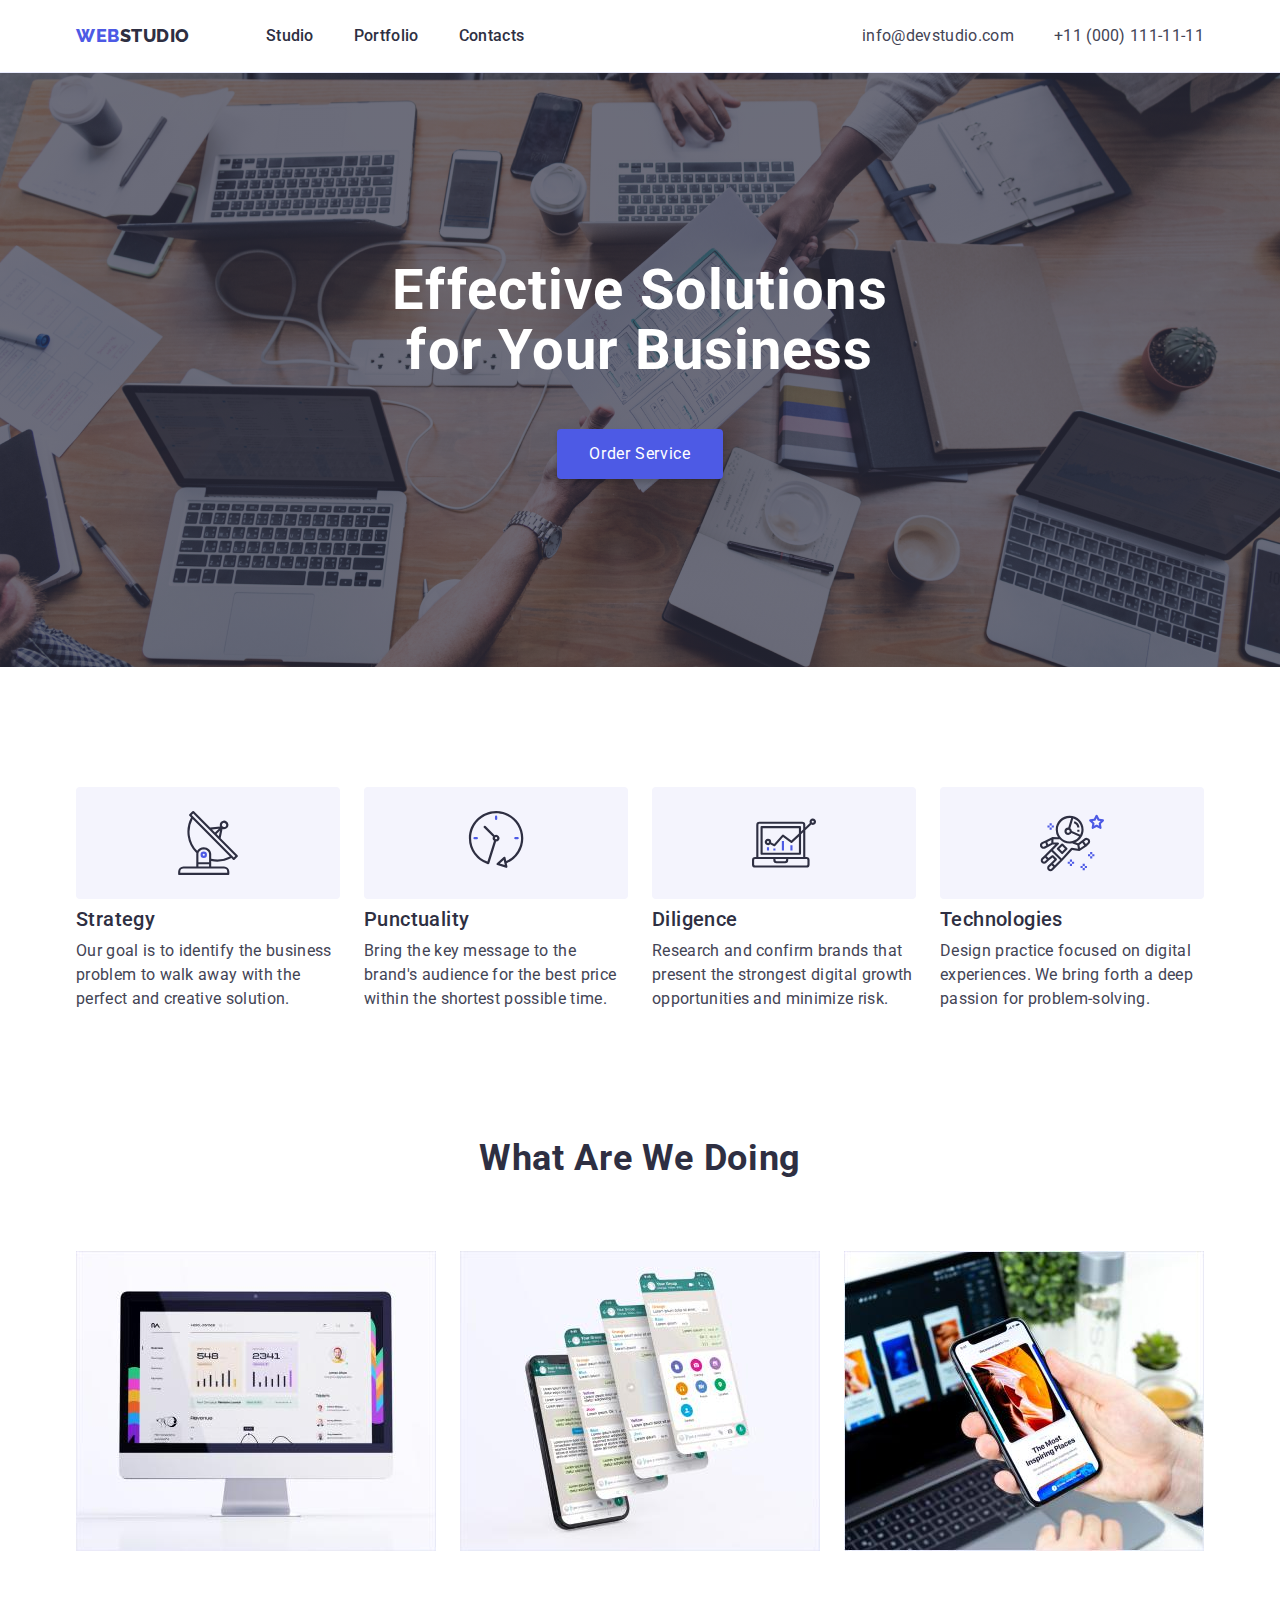
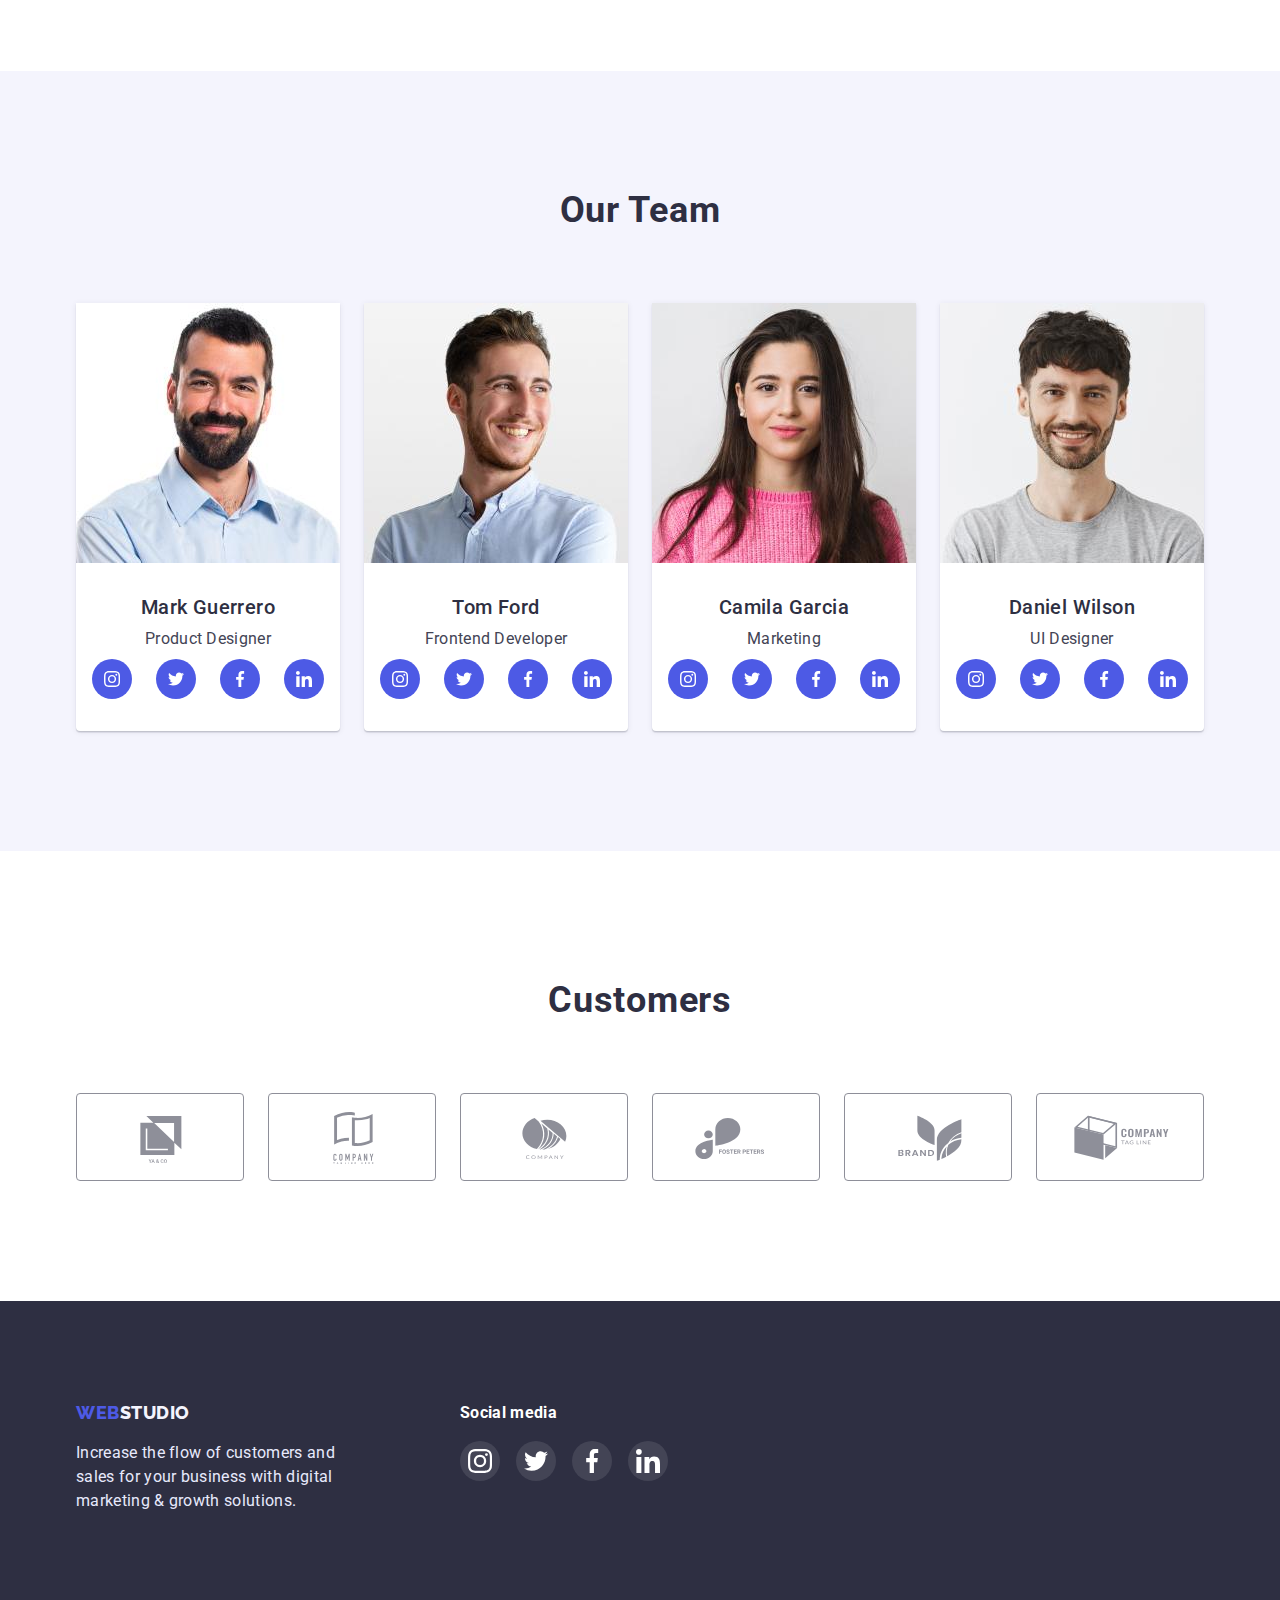
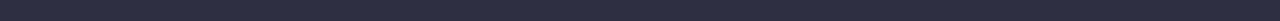
<file: index.html>
<!DOCTYPE html>
<html lang="en">
  <head>
    <meta charset="UTF-8" />
    <meta http-equiv="X-UA-Compatible" content="IE=edge" />
    <meta name="viewport" content="width=device-width, initial-scale=1.0" />
    <title>WebStudio</title>
    <link rel="preconnect" href="https://fonts.googleapis.com" />
    <link rel="preconnect" href="https://fonts.gstatic.com" crossorigin />
    <link
      href="https://fonts.googleapis.com/css2?family=Raleway:wght@800&family=Roboto:wght@400;500;700&display=swap"
      rel="stylesheet"
    />
    <link
      rel="stylesheet"
      href="https://cdn.jsdelivr.net/npm/modern-normalize@1.1.0/modern-normalize.min.css"
    />
    <link rel="stylesheet" href="./css/styles.css" />
  </head>
  <body>
    <!-- =============== HEADER =============== -->
    <header class="header">
      <div class="container header-conteiner display-flex">
        <nav class="display-flex">
          <a class="logo-dark logo link" href="./index.html">
            <span class="part-logo-web">Web</span>Studio
          </a>
          <ul class="display-flex">
            <li class="list menu-item">
              <a class="link menu-link" href="./index.html">Studio</a>
            </li>
            <li class="list menu-item">
              <a class="link menu-link" href="./portfolio.html">Portfolio</a>
            </li>
            <li class="list menu-item">
              <a class="link menu-link" href="">Contacts</a>
            </li>
          </ul>
        </nav>
        <address class="address">
          <ul class="display-flex">
            <li class="list address-item">
              <a class="link address-link" href="mailto:info@devstudio.com"
                >info@devstudio.com</a
              >
            </li>
            <li class="list address-item">
              <a class="link address-link" href="tel:+110001111111"
                >+11 (000) 111-11-11</a
              >
            </li>
          </ul>
        </address>
      </div>
    </header>
    <!-- =============== /HEADER =============== -->

    <!-- =============== MAIN =============== -->
    <main class="main">
      <!-- =============== HERO =============== -->
      <section class="hero">
        <div class="container hero-container">
          <h1 class="hero-main-title">Effective Solutions for Your Business</h1>
          <button class="hero-button" type="button">Order Service</button>
        </div>
      </section>
      <!-- =============== /HERO =============== -->

      <!-- =============== OUR QUALITIES =============== -->
      <section class="section">
        <div class="container">
          <h2 class="display-none">Our Qualities</h2>
          <ul class="flex-card-list">
            <li class="list our-qua-list-item">
              <div class="our-qua-list-icon-container small-title">
                <svg class="our-qua-list-icon" width="64px" height="64px">
                  <use href="./images/sprite.svg#icon-antenna"></use>
                </svg>
              </div>
              <h3 class="small-title">Strategy</h3>
              <p class="paragraph">
                Our goal is to identify the business problem to walk away with
                the perfect and creative solution.
              </p>
            </li>
            <li class="list our-qua-list-item">
              <div class="our-qua-list-icon-container small-title">
                <svg class="our-qua-list-icon" width="64px" height="64px">
                  <use href="./images/sprite.svg#icon-clock"></use>
                </svg>
              </div>
              <h3 class="small-title">Punctuality</h3>
              <p class="paragraph">
                Bring the key message to the brand's audience for the best price
                within the shortest possible time.
              </p>
            </li>
            <li class="list our-qua-list-item">
              <div class="our-qua-list-icon-container small-title">
                <svg class="our-qua-list-icon" width="64px" height="64px">
                  <use href="./images/sprite.svg#icon-diagram"></use>
                </svg>
              </div>
              <h3 class="small-title">Diligence</h3>
              <p class="paragraph">
                Research and confirm brands that present the strongest digital
                growth opportunities and minimize risk.
              </p>
            </li>
            <li class="list our-qua-list-item">
              <div class="our-qua-list-icon-container small-title">
                <svg class="our-qua-list-icon" width="64px" height="64px">
                  <use href="./images/sprite.svg#icon-astronaut"></use>
                </svg>
              </div>
              <h3 class="small-title">Technologies</h3>
              <p class="paragraph">
                Design practice focused on digital experiences. We bring forth a
                deep passion for problem-solving.
              </p>
            </li>
          </ul>
        </div>
      </section>
      <!-- =============== /OUR QUALITIES =============== -->

      <!-- =============== WHAT ARE WE DOING =============== -->
      <section class="we-doing section">
        <div class="container">
          <h2 class="medium-title">What are we doing</h2>
          <ul class="flex-card-list">
            <li class="we-doing-list-item list">
              <img
                class="we-doing-list-item-img"
                src="./images/computer-and-software.jpg"
                alt="computer and software"
                width="360"
              />
            </li>
            <li class="we-doing-list-item list">
              <img
                class="we-doing-list-item-img"
                src="./images/phone-and-software.jpg"
                alt="phone and software"
                width="360"
              />
            </li>
            <li class="we-doing-list-item list">
              <img
                class="we-doing-list-item-img"
                src="./images/phone-in-hand.jpg"
                alt="phone in hand on the background of a laptop"
                width="360"
              />
            </li>
          </ul>
        </div>
      </section>
      <!-- =============== /WHAT ARE WE DOING =============== -->

      <!-- =============== OUR TEAM =============== -->
      <section class="team section">
        <div class="container">
          <h2 class="medium-title">Our Team</h2>
          <ul class="flex-card-list">
            <li class="list team-list-item">
              <img
                class="team-list-item-img"
                src="./images/mark-guerrero.jpg"
                alt="Mark Guerrero"
                width="264"
              />
              <div class="team-list-card-title card-title">
                <h3 class="team-list-item-title small-title">Mark Guerrero</h3>
                <p class="team-list-item-subtitle paragraph">
                  Product Designer
                </p>
                <ul class="team-list-card_social-list icon-list list">
                  <li class="team-list-card_social-list-item">
                    <a
                      href=""
                      class="team-list-card_social-list-link icon-background"
                    >
                      <svg class="team-list-card_social-list-icon">
                        <use
                          href="./images/sprite.svg#icon-instagram"
                          width="16px"
                          height="16px"
                        ></use>
                      </svg>
                    </a>
                  </li>

                  <li class="team-list-card_social-list-item">
                    <a
                      href=""
                      class="team-list-card_social-list-link icon-background"
                    >
                      <svg class="team-list-card_social-list-icon">
                        <use
                          href="./images/sprite.svg#icon-twitter"
                          width="16px"
                          height="16px"
                        ></use>
                      </svg>
                    </a>
                  </li>
                  <li class="team-list-card_social-list-item">
                    <a
                      href=""
                      class="team-list-card_social-list-link icon-background"
                    >
                      <svg class="team-list-card_social-list-icon">
                        <use
                          href="./images/sprite.svg#icon-facebook"
                          width="16px"
                          height="16px"
                        ></use>
                      </svg>
                    </a>
                  </li>
                  <li class="team-list-card_social-list-item">
                    <a
                      href=""
                      class="team-list-card_social-list-link icon-background"
                    >
                      <svg class="team-list-card_social-list-icon">
                        <use
                          href="./images/sprite.svg#icon-linkedin"
                          width="16px"
                          height="16px"
                        ></use>
                      </svg>
                    </a>
                  </li>
                </ul>
              </div>
            </li>
            <li class="list team-list-item">
              <img
                class="team-list-item-img"
                src="./images/tom-ford.jpg"
                alt="Tom Ford"
                width="264"
              />
              <div class="team-list-card-title card-title">
                <h3 class="team-list-item-title small-title">Tom Ford</h3>
                <p class="team-list-item-subtitle paragraph">
                  Frontend Developer
                </p>
                <ul class="team-list-card_social-list icon-list list">
                  <li class="team-list-card_social-list-item">
                    <a
                      href=""
                      class="team-list-card_social-list-link icon-background"
                    >
                      <svg class="team-list-card_social-list-icon">
                        <use
                          href="./images/sprite.svg#icon-instagram"
                          width="16px"
                          height="16px"
                        ></use>
                      </svg>
                    </a>
                  </li>
                  <li class="team-list-card_social-list-item">
                    <a
                      href=""
                      class="team-list-card_social-list-link icon-background"
                    >
                      <svg class="team-list-card_social-list-icon">
                        <use
                          href="./images/sprite.svg#icon-twitter"
                          width="16px"
                          height="16px"
                        ></use>
                      </svg>
                    </a>
                  </li>
                  <li class="team-list-card_social-list-item">
                    <a
                      href=""
                      class="team-list-card_social-list-link icon-background"
                    >
                      <svg class="team-list-card_social-list-icon">
                        <use
                          href="./images/sprite.svg#icon-facebook"
                          width="16px"
                          height="16px"
                        ></use>
                      </svg>
                    </a>
                  </li>
                  <li class="team-list-card_social-list-item">
                    <a
                      href=""
                      class="team-list-card_social-list-link icon-background"
                    >
                      <svg class="team-list-card_social-list-icon">
                        <use
                          href="./images/sprite.svg#icon-linkedin"
                          width="16px"
                          height="16px"
                        ></use>
                      </svg>
                    </a>
                  </li>
                </ul>
              </div>
            </li>
            <li class="list team-list-item">
              <img
                class="team-list-item-img"
                src="./images/camila-garcia.jpg"
                alt="Camila Garcia"
                width="264"
              />
              <div class="team-list-card-title card-title">
                <h3 class="team-list-item-title small-title">Camila Garcia</h3>
                <p class="team-list-item-subtitle paragraph">Marketing</p>
                <ul class="team-list-card_social-list icon-list list">
                  <li class="team-list-card_social-list-item">
                    <a
                      href=""
                      class="team-list-card_social-list-link icon-background"
                    >
                      <svg class="team-list-card_social-list-icon">
                        <use
                          href="./images/sprite.svg#icon-instagram"
                          width="16px"
                          height="16px"
                        ></use>
                      </svg>
                    </a>
                  </li>
                  <li class="team-list-card_social-list-item">
                    <a
                      href=""
                      class="team-list-card_social-list-link icon-background"
                    >
                      <svg class="team-list-card_social-list-icon">
                        <use
                          href="./images/sprite.svg#icon-twitter"
                          width="16px"
                          height="16px"
                        ></use>
                      </svg>
                    </a>
                  </li>
                  <li class="team-list-card_social-list-item">
                    <a
                      href=""
                      class="team-list-card_social-list-link icon-background"
                    >
                      <svg class="team-list-card_social-list-icon">
                        <use
                          href="./images/sprite.svg#icon-facebook"
                          width="16px"
                          height="16px"
                        ></use>
                      </svg>
                    </a>
                  </li>
                  <li class="team-list-card_social-list-item">
                    <a
                      href=""
                      class="team-list-card_social-list-link icon-background"
                    >
                      <svg class="team-list-card_social-list-icon">
                        <use
                          href="./images/sprite.svg#icon-linkedin"
                          width="16px"
                          height="16px"
                        ></use>
                      </svg>
                    </a>
                  </li>
                </ul>
              </div>
            </li>
            <li class="list team-list-item">
              <img
                class="team-list-item-img"
                src="./images/daniel-wilson.jpg"
                alt="Daniel Wilson"
                width="264"
              />
              <div class="team-list-card-title card-title">
                <h3 class="team-list-item-title small-title">Daniel Wilson</h3>
                <p class="team-list-item-subtitle paragraph">UI Designer</p>
                <ul class="team-list-card_social-list icon-list list">
                  <li class="team-list-card_social-list-item">
                    <a
                      href=""
                      class="team-list-card_social-list-link icon-background"
                    >
                      <svg class="team-list-card_social-list-icon">
                        <use
                          href="./images/sprite.svg#icon-instagram"
                          width="16px"
                          height="16px"
                        ></use>
                      </svg>
                    </a>
                  </li>
                  <li class="team-list-card_social-list-item">
                    <a
                      href=""
                      class="team-list-card_social-list-link icon-background"
                    >
                      <svg class="team-list-card_social-list-icon">
                        <use
                          href="./images/sprite.svg#icon-twitter"
                          width="16px"
                          height="16px"
                        ></use>
                      </svg>
                    </a>
                  </li>
                  <li class="team-list-card_social-list-item">
                    <a
                      href=""
                      class="team-list-card_social-list-link icon-background"
                    >
                      <svg class="team-list-card_social-list-icon">
                        <use
                          href="./images/sprite.svg#icon-facebook"
                          width="16px"
                          height="16px"
                        ></use>
                      </svg>
                    </a>
                  </li>
                  <li class="team-list-card_social-list-item">
                    <a
                      href=""
                      class="team-list-card_social-list-link icon-background"
                    >
                      <svg class="team-list-card_social-list-icon">
                        <use
                          href="./images/sprite.svg#icon-linkedin"
                          width="16px"
                          height="16px"
                        ></use>
                      </svg>
                    </a>
                  </li>
                </ul>
              </div>
            </li>
          </ul>
        </div>
      </section>
      <!-- =============== /OUR TEAM =============== -->

      <!-- =============== CUSTOMERS =============== -->
      <section class="section customers-section">
        <div class="container">
          <h2 class="medium-title customers-title">Customers</h2>
          <ul class="customers-list icon-list list">
            <li class="customers-list-item">
              <a href="" class="customers-list-link">
                <svg class="customers-list-icon">
                  <use
                    href="./images/sprite.svg#icon-ya-and-co"
                    width="104px"
                    height="56px"
                  ></use>
                </svg>
              </a>
            </li>
            <li class="customers-list-item">
              <a href="" class="customers-list-link">
                <svg class="customers-list-icon">
                  <use
                    href="./images/sprite.svg#icon-company-tagline-here"
                    width="104px"
                    height="56px"
                  ></use>
                </svg>
              </a>
            </li>
            <li class="customers-list-item">
              <a href="" class="customers-list-link">
                <svg class="customers-list-icon">
                  <use
                    href="./images/sprite.svg#icon-company"
                    width="104px"
                    height="56px"
                  ></use>
                </svg>
              </a>
            </li>
            <li class="customers-list-item">
              <a href="" class="customers-list-link">
                <svg class="customers-list-icon">
                  <use
                    href="./images/sprite.svg#icon-foster-peters"
                    width="104px"
                    height="56px"
                  ></use>
                </svg>
              </a>
            </li>
            <li class="customers-list-item">
              <a href="" class="customers-list-link">
                <svg class="customers-list-icon">
                  <use
                    href="./images/sprite.svg#icon-brand"
                    width="104px"
                    height="56px"
                  ></use>
                </svg>
              </a>
            </li>
            <li class="customers-list-item">
              <a href="" class="customers-list-link">
                <svg class="customers-list-icon">
                  <use
                    href="./images/sprite.svg#icon-company-tag-line"
                    width="104px"
                    height="56px"
                  ></use>
                </svg>
              </a>
            </li>
          </ul>
        </div>
      </section>

      <!-- =============== /CUSTOMERS =============== -->
    </main>
    <!-- =============== /MAIN =============== -->

    <!-- =============== FOOTER =============== -->
    <footer class="footer">
      <div class="container display-flex">
        <div class="footer-about-container">
          <a class="logo-light logo link" href="./index.html">
            <span class="part-logo-web">Web</span>Studio
          </a>
          <p class="footer-about-paragraph paragraph">
            Increase the flow of customers and sales for your business with
            digital marketing & growth solutions.
          </p>
        </div>
        <div class="footer-social-container">
          <h2 class="paragraph footer-social-paragraph">Social media</h2>
          <ul class="footer-social-list icon-list list">
            <li class="footer-social-list-item">
              <a href="" class="footer-social-list-link icon-background">
                <svg class="footer-social-list-icon">
                  <use
                    href="./images/sprite.svg#icon-instagram"
                    width="24px"
                    height="24px"
                  ></use>
                </svg>
              </a>
            </li>
            <li class="footer-social-list-item">
              <a href="" class="footer-social-list-link icon-background">
                <svg class="footer-social-list-icon">
                  <use
                    href="./images/sprite.svg#icon-twitter"
                    width="24px"
                    height="24px"
                  ></use>
                </svg>
              </a>
            </li>
            <li class="footer-social-list-item">
              <a href="" class="footer-social-list-link icon-background">
                <svg class="footer-social-list-icon">
                  <use
                    href="./images/sprite.svg#icon-facebook"
                    width="24px"
                    height="24px"
                  ></use>
                </svg>
              </a>
            </li>
            <li class="footer-social-list-item">
              <a href="" class="footer-social-list-link icon-background">
                <svg class="footer-social-list-icon">
                  <use
                    href="./images/sprite.svg#icon-linkedin"
                    width="24px"
                    height="24px"
                  ></use>
                </svg>
              </a>
            </li>
          </ul>
        </div>
      </div>
    </footer>
    <!-- =============== /FOOTER =============== -->
  </body>
</html>
</file>
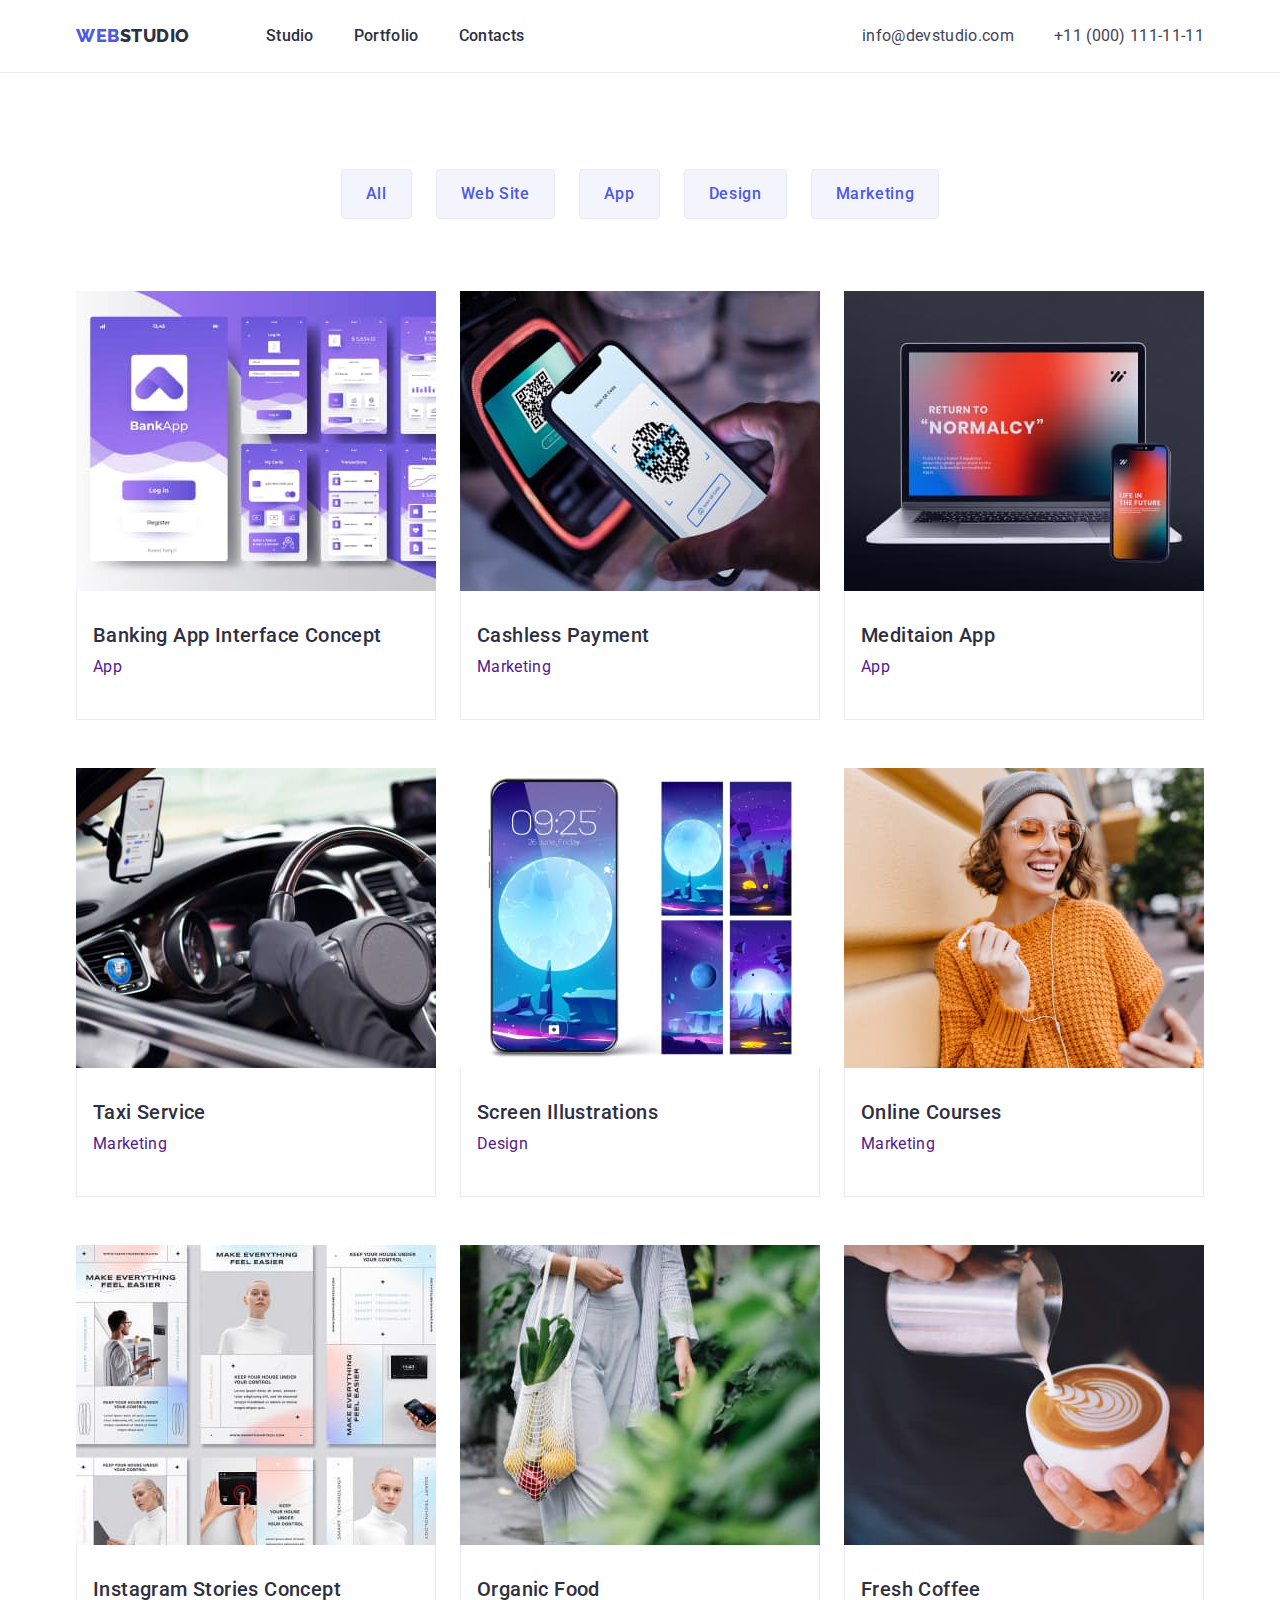
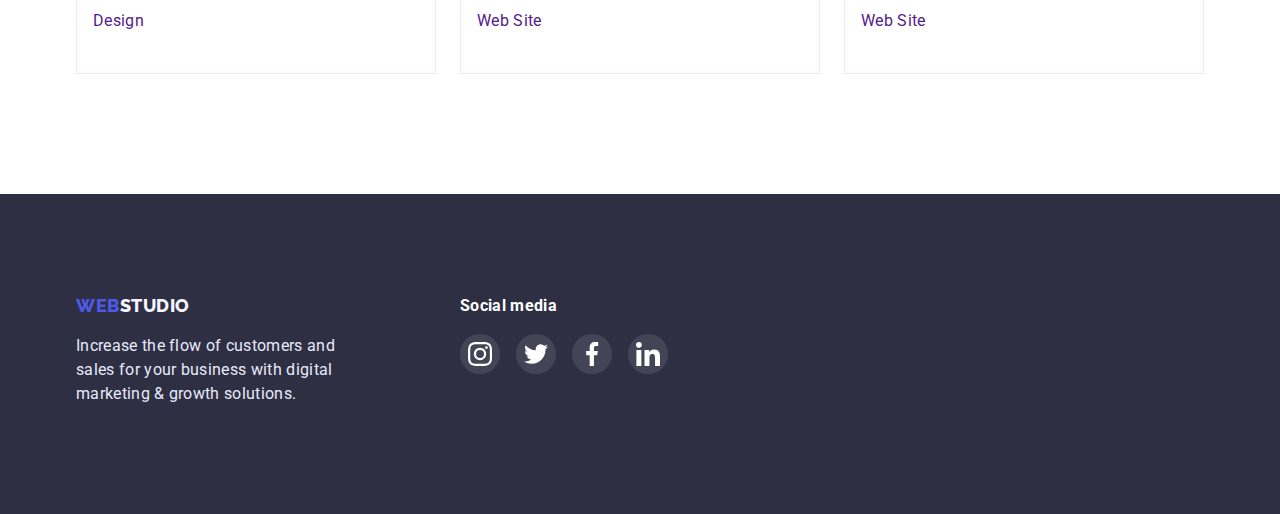
<file: portfolio.html>
<!DOCTYPE html>
<html lang="en">
  <head>
    <meta charset="UTF-8" />
    <meta http-equiv="X-UA-Compatible" content="IE=edge" />
    <meta name="viewport" content="width=device-width, initial-scale=1.0" />
    <title>WebStudio</title>
    <link rel="preconnect" href="https://fonts.googleapis.com" />
    <link rel="preconnect" href="https://fonts.gstatic.com" crossorigin />
    <link
      href="https://fonts.googleapis.com/css2?family=Raleway:wght@800&family=Roboto:wght@400;500;700&display=swap"
      rel="stylesheet"
    />
    <link
      rel="stylesheet"
      href="https://cdn.jsdelivr.net/npm/modern-normalize@1.1.0/modern-normalize.min.css"
    />
    <link rel="stylesheet" href="./css/styles.css" />
  </head>
  <body>
    <!-- =============== HEADER =============== -->
    <header class="header">
      <div class="container header-conteiner display-flex">
        <nav class="display-flex">
          <a class="logo-dark logo link" href="./index.html">
            <span class="part-logo-web">Web</span>Studio
          </a>
          <ul class="display-flex">
            <li class="list menu-item">
              <a class="link menu-link" href="./index.html">Studio</a>
            </li>
            <li class="list menu-item">
              <a class="link menu-link" href="./portfolio.html">Portfolio</a>
            </li>
            <li class="list menu-item">
              <a class="link menu-link" href="">Contacts</a>
            </li>
          </ul>
        </nav>
        <address class="address">
          <ul class="display-flex">
            <li class="list address-item">
              <a class="link address-link" href="mailto:info@devstudio.com"
                >info@devstudio.com</a
              >
            </li>
            <li class="list address-item">
              <a class="link address-link" href="tel:+110001111111"
                >+11 (000) 111-11-11</a
              >
            </li>
          </ul>
        </address>
      </div>
    </header>
    <!-- =============== /HEADER =============== -->

    <!-- =============== MAIN =============== -->
    <main class="main-portfolio">
      <section class="portfolio section">
        <div class="container">
          <!-- =============== BUTTONS =============== -->
          <h1 class="display-none">Portfolio</h1>
          <ul class="portfolio-btn-list list display-flex">
            <li class="portfolio-btn-list-item">
              <button class="portfolio-btn-item" type="button">All</button>
            </li>
            <li class="portfolio-btn-list-item">
              <button class="portfolio-btn-item" type="button">Web Site</button>
            </li>
            <li class="portfolio-btn-list-item">
              <button class="portfolio-btn-item" type="button">App</button>
            </li>
            <li class="portfolio-btn-list-item">
              <button class="portfolio-btn-item" type="button">Design</button>
            </li>
            <li class="portfolio-btn-list-item">
              <button class="portfolio-btn-item" type="button">
                Marketing
              </button>
            </li>
          </ul>
          <!-- =============== /BUTTONS =============== -->

          <!-- =============== PORTFOLIO ELEMENT =============== -->
          <ul class="portfolio-element-list flex-card-list">
            <li class="portfolio-element-list-item list">
              <a class="link portfolio-element-list-link" href="">
                <img
                  class="portfolio-element-list-img"
                  src="./images/portfolio/banking-app-interface-concept.jpg"
                  alt="Banking App Interface Concept"
                  width="360"
                />
                <div class="card-title portfolio-card">
                  <h2 class="portfolio-element-list-title small-title">
                    Banking App Interface Concept
                  </h2>
                  <p class="paragraph">App</p>
                </div>
              </a>
            </li>
            <li class="portfolio-element-list-item list">
              <a class="link portfolio-element-list-link" href="">
                <img
                  class="portfolio-element-list-img"
                  src="./images/portfolio/cashless-payment.jpg"
                  alt="phone scans the QR code"
                  width="360"
                />
                <div class="card-title portfolio-card">
                  <h2 class="portfolio-element-list-title small-title">
                    Cashless Payment
                  </h2>
                  <p class="paragraph">Marketing</p>
                </div>
              </a>
            </li>
            <li class="portfolio-element-list-item list">
              <a class="link portfolio-element-list-link" href="">
                <img
                  class="portfolio-element-list-img"
                  src="./images/portfolio/meditaion-app.jpg "
                  alt="laptop with phone"
                  width="360"
                />
                <div class="card-title portfolio-card">
                  <h2 class="portfolio-element-list-title small-title">
                    Meditaion App
                  </h2>
                  <p class="paragraph">App</p>
                </div>
              </a>
            </li>
            <li class="portfolio-element-list-item list">
              <a class="link portfolio-element-list-link" href="">
                <img
                  class="portfolio-element-list-img"
                  src="./images/portfolio/taxi-service.jpg"
                  alt="hands on the steering wheel of the car"
                  width="360"
                />
                <div class="card-title portfolio-card">
                  <h2 class="portfolio-element-list-title small-title">
                    Taxi Service
                  </h2>
                  <p class="paragraph">Marketing</p>
                </div>
              </a>
            </li>
            <li class="portfolio-element-list-item list">
              <a class="link portfolio-element-list-link" href="">
                <img
                  class="portfolio-element-list-img"
                  src="./images/portfolio/screen-illustrations.jpg"
                  alt="screen illustrations with phone"
                  width="360"
                />
                <div class="card-title portfolio-card">
                  <h2 class="portfolio-element-list-title small-title">
                    Screen Illustrations
                  </h2>
                  <p class="paragraph">Design</p>
                </div>
              </a>
            </li>
            <li class="portfolio-element-list-item list">
              <a class="link portfolio-element-list-link" href="">
                <img
                  class="portfolio-element-list-img"
                  src="./images/portfolio/online-courses.jpg"
                  alt="a joyful girl with headphones holds a phone in her hand"
                  width="360"
                />
                <div class="card-title portfolio-card">
                  <h2 class="portfolio-element-list-title small-title">
                    Online Courses
                  </h2>
                  <p class="paragraph">Marketing</p>
                </div>
              </a>
            </li>
            <li class="portfolio-element-list-item list">
              <a class="link portfolio-element-list-link" href="">
                <img
                  class="portfolio-element-list-img"
                  src="./images/portfolio/instagram-stories-concept.jpg"
                  alt="Instagram Stories Concepts"
                  width="360"
                />
                <div class="card-title portfolio-card">
                  <h2 class="portfolio-element-list-title small-title">
                    Instagram Stories Concept
                  </h2>
                  <p class="paragraph">Design</p>
                </div>
              </a>
            </li>
            <li class="portfolio-element-list-item list">
              <a class="link portfolio-element-list-link" href="">
                <img
                  class="portfolio-element-list-img"
                  src="./images/portfolio/organic-food.jpg"
                  alt="a girl holds a bag of groceries"
                  width="360"
                />
                <div class="card-title portfolio-card">
                  <h2 class="portfolio-element-list-title small-title">
                    Organic Food
                  </h2>
                  <p class="paragraph">Web Site</p>
                </div>
              </a>
            </li>
            <li class="portfolio-element-list-item list">
              <a class="link portfolio-element-list-link" href="">
                <img
                  class="portfolio-element-list-img"
                  src="./images/portfolio/fresh-coffee.jpg"
                  alt="pours milk into coffee"
                  width="360"
                />
                <div class="card-title portfolio-card">
                  <h2 class="portfolio-element-list-title small-title">
                    Fresh Coffee
                  </h2>
                  <p class="paragraph">Web Site</p>
                </div>
              </a>
            </li>
          </ul>
          <!-- =============== /PORTFOLIO ELEMENT =============== -->
        </div>
      </section>
    </main>
    <!-- =============== /MAIN =============== -->

    <!-- =============== FOOTER =============== -->
    <footer class="footer">
      <div class="container display-flex">
        <div class="footer-about-container">
          <a class="logo-light logo link" href="./index.html">
            <span class="part-logo-web">Web</span>Studio
          </a>
          <p class="footer-about-paragraph paragraph">
            Increase the flow of customers and sales for your business with
            digital marketing & growth solutions.
          </p>
        </div>
        <div class="footer-social-container">
          <h2 class="paragraph footer-social-paragraph">Social media</h2>
          <ul class="footer-social-list icon-list list">
            <li class="footer-social-list-item">
              <a href="" class="footer-social-list-link icon-background">
                <svg class="footer-social-list-icon">
                  <use
                    href="./images/sprite.svg#icon-instagram"
                    width="24px"
                    height="24px"
                  ></use>
                </svg>
              </a>
            </li>
            <li class="footer-social-list-item">
              <a href="" class="footer-social-list-link icon-background">
                <svg class="footer-social-list-icon">
                  <use
                    href="./images/sprite.svg#icon-twitter"
                    width="24px"
                    height="24px"
                  ></use>
                </svg>
              </a>
            </li>
            <li class="footer-social-list-item">
              <a href="" class="footer-social-list-link icon-background">
                <svg class="footer-social-list-icon">
                  <use
                    href="./images/sprite.svg#icon-facebook"
                    width="24px"
                    height="24px"
                  ></use>
                </svg>
              </a>
            </li>
            <li class="footer-social-list-item">
              <a href="" class="footer-social-list-link icon-background">
                <svg class="footer-social-list-icon">
                  <use
                    href="./images/sprite.svg#icon-linkedin"
                    width="24px"
                    height="24px"
                  ></use>
                </svg>
              </a>
            </li>
          </ul>
        </div>
      </div>
    </footer>
    <!-- =============== /FOOTER =============== -->
  </body>
</html>
</file>
<file: css/styles.css>
:root {
  --main-font: "Roboto", sans-serif;
  --logo-font: "Raleway", sans-serif;
  --primary-brand-color: #4d5ae5;
  --pressed-state-color: #404bbf;
  --dark-color: #2e2f42;
  --success-color: #31d0aa;
  --text-color: #434455;
  --light-text-color: #ffffff;
  --subtle-text-color: #8e8f99;
  --accent-color: #e7e9fc;
  --light-color: #f4f4fd;
  --modal-overlay-color: rgba(46, 47, 66, 0.4);
  --hero-background: rgba(46, 47, 66, 0.7);
}

/* =============== GLOBALS =============== */

h1,
h2,
h3,
h4,
p {
  margin-top: 0;
  margin-bottom: 0;
}

ul,
ol {
  margin-top: 0;
  margin-bottom: 0;
  padding-left: 0;
}

img {
  display: block;
}

body {
  font-family: var(--main-font);
  color: var(--text-color);
}

button {
  padding: 0;
  cursor: pointer;
}

.container {
  width: 1158px;
  margin-left: auto;
  margin-right: auto;
  padding-left: 15px;
  padding-right: 15px;
}

.section {
  padding: 120px 0;
}

.list {
  list-style: none;
}

.link {
  text-decoration: none;
}

/* =============== GLOBALS =============== */

/* =============== COMPONENTS =============== */
.logo {
  font-weight: 800;
  font-size: 18px;
  line-height: 1.33;
  letter-spacing: 0.03em;
  text-transform: uppercase;
  font-family: var(--logo-font);
}
.part-logo-web {
  color: var(--primary-brand-color);
}

.flex-card-list {
  display: flex;
  flex-wrap: wrap;
  gap: 24px;
}

.card-title {
  display: flex;
  flex-direction: column;
  padding: 32px 16px;
}

.display-flex {
  display: flex;
}

.display-none {
  display: none;
}

.medium-title {
  font-size: 36px;
  line-height: 1.11;
  text-align: center;
  letter-spacing: 0.02em;
  text-transform: capitalize;
  color: var(--dark-color);
}

.small-title {
  font-weight: 500;
  font-size: 20px;
  line-height: 1.2;
  letter-spacing: 0.02em;
  color: var(--dark-color);
  margin-bottom: 8px;
}

.paragraph {
  font-size: 16px;
  line-height: 1.5;
  letter-spacing: 0.02em;
  max-width: 264px;
  margin-bottom: 8px;
}

.icon-list {
  display: flex;
  justify-content: space-between;
  flex-wrap: wrap;
  gap: 24px;
}

.icon-background {
  display: flex;
  width: 40px;
  height: 40px;
  border-radius: 50%;
}

/* =============== /COMPONENTS =============== */

/* =============== HEADER =============== */
.header {
  padding-top: 24px;
  padding-bottom: 24px;
  border-bottom: 1px solid #e7e9fc;
}

.header-conteiner {
  justify-content: space-between;
}

.logo-dark {
  color: var(--dark-color);
  margin-right: 76px;
}

.menu-item:not(:last-child) {
  margin-right: 40px;
}

.address-item:not(:last-child) {
  margin-right: 40px;
}

.menu-link {
  font-weight: 500;
  font-size: 16px;
  line-height: 1.5;
  letter-spacing: 0.02em;
  color: var(--dark-color);
}

.menu-link:hover,
.menu-link:focus {
  color: var(--pressed-state-color);
}

.address-link {
  font-size: 16px;
  font-style: normal;
  line-height: 1.5;
  letter-spacing: 0.02em;
  color: var(--text-color);
}

.address-link:hover,
.address-link:focus {
  color: var(--pressed-state-color);
}
/* =============== /HEADER =============== */

/* =============== HERO =============== */

.hero-container {
  display: flex;
  flex-direction: column;
  align-items: center;
}

.hero {
  padding-top: 188px;
  padding-bottom: 188px;
  background-image: linear-gradient(
      rgba(46, 47, 66, 0.7),
      rgba(46, 47, 66, 0.7)
    ),
    url(../images/background-hero-people-office.jpg);
  background-repeat: no-repeat;
  background-position: center center;
  background-size: 1440px;
}

.hero-main-title {
  max-width: 500px;
  font-size: 56px;
  line-height: 1.07;
  text-align: center;
  letter-spacing: 0.02em;
  color: var(--light-text-color);
  margin-bottom: 48px;
}

.hero-button {
  background-color: var(--primary-brand-color);
  color: var(--light-text-color);
  letter-spacing: 0.04em;
  box-shadow: 0px 4px 4px rgba(0, 0, 0, 0.15);
  border: none;
  padding: 16px 32px;
  border-radius: 4px;
}

.hero-button:hover,
.hero-button:focus {
  background-color: var(--pressed-state-color);
}

.hero-button:active {
  background-color: var(--pressed-state-color);
}
/* =============== /HERO =============== */

/* =============== OUR QUALITIES =============== */
.our-qua-list-icon-container {
  display: flex;
  justify-content: center;
  align-items: center;
  width: 264px;
  height: 112px;
  border-radius: 4px;
  background-color: var(--light-color);
}

.our-qua-list-icon {
  --color1: currentColor;
  --color2: var(--primary-brand-color);
}

/* =============== /OUR QUALITIES =============== */

/* =============== WHAT ARE WE DOING =============== */
.we-doing {
  padding-top: 0;
}

.medium-title {
  margin-bottom: 72px;
}

.we-doing-list-item {
  width: calc((100% - 48px) / 3);
}
/* =============== /WHAT ARE WE DOING =============== */

/* =============== OUR TEAM =============== */
.team {
  background-color: var(--light-color);
}

.team-list-item {
  width: calc((100% - 72px) / 4);
  background-color: #ffffff;
  box-shadow: 0px 1px 6px rgba(46, 47, 66, 0.08),
    0px 1px 1px rgba(46, 47, 66, 0.16), 0px 2px 1px rgba(46, 47, 66, 0.08);
  border-radius: 0px 0px 4px 4px;
}

.team-list-card-title {
  align-items: center;
}

.team-list-card_social-list-link {
  justify-content: center;
  align-items: center;
  background-color: var(--primary-brand-color);
}

.team-list-card_social-list-icon {
  width: 16px;
  height: 16px;
  fill: var(--light-text-color);
}

.team-list-card_social-list-link:hover,
.team-list-card_social-list-link:focus {
  background-color: var(--pressed-state-color);
}

/* =============== /OUR TEAM =============== */

/* =============== CUSTOMERS =============== */

.customers-section {
  padding-top: 130px;
}

.customers-title {
  margin-bottom: 72px;
}

.customers-list-link {
  display: flex;
  width: 168px;
  height: 88px;
  justify-content: center;
  align-items: center;
  border: 1px solid var(--subtle-text-color);
  border-radius: 4px;
  color: var(--subtle-text-color);
}

.customers-list-link:hover,
.customers-list-link:focus {
  color: var(--pressed-state-color);
  border-color: var(--pressed-state-color);
}

.customers-list-icon {
  width: 104px;
  height: 56px;
  fill: currentColor;
}

/* =============== /CUSTOMERS =============== */

/* =============== FOOTER =============== */
.footer {
  background-color: var(--dark-color);
  padding: 100px 0;
}

.logo-light {
  color: var(--light-color);
}

.footer-about-container {
  margin-right: 120px;
}

.logo-light {
  display: inline-block;
  margin-bottom: 16px;
}

.footer-about-paragraph {
  color: var(--accent-color);
}

.footer-social-paragraph {
  color: var(--light-text-color);
  margin-bottom: 16px;
}

.footer-social-list {
  gap: 16px;
}

.footer-social-list-link {
  justify-content: center;
  align-items: center;
  background-color: rgba(255, 255, 255, 0.1);
}

.footer-social-list-link:hover,
.footer-social-list-link:focus {
  background-color: var(--success-color);
}

.footer-social-list-icon {
  width: 24px;
  height: 24px;
  fill: var(--light-text-color);
}

/* =============== /FOOTER =============== */

/* =============== PORTFOLIO =============== */

.portfolio {
  padding-top: 96px;
}

.portfolio-btn-list {
  justify-content: center;
  margin-bottom: 72px;
}

.portfolio-btn-list-item:not(:last-child) {
  margin-right: 24px;
}

.portfolio-btn-item {
  font-weight: 500;
  font-size: 16px;
  line-height: 1.5;
  display: flex;
  letter-spacing: 0.04em;
  padding: 12px 24px;
  color: var(--primary-brand-color);
  background-color: var(--light-color);
  border: 1px solid var(--accent-color);
  border-radius: 4px;
}

.portfolio-btn-item:hover,
.portfolio-btn-item:focus,
.portfolio-btn-item:active {
  color: var(--light-text-color);
  border: 1px solid var(--pressed-state-color);
  background-color: var(--pressed-state-color);
  box-shadow: 0px 3px 1px rgba(0, 0, 0, 0.1), 0px 2px 1px rgba(0, 0, 0, 0.08),
    0px 2px 2px rgba(0, 0, 0, 0.12);
}

.portfolio-element-list {
  row-gap: 48px;
}

.portfolio-element-list-item {
  width: calc((100% - 48px) / 3);
}

.portfolio-element-list-link {
  display: block;
}

.portfolio-element-list-link:hover,
.portfolio-element-list-link:focus {
  box-shadow: 0px 1px 6px rgba(46, 47, 66, 0.08),
    0px 1px 1px rgba(46, 47, 66, 0.16), 0px 2px 1px rgba(46, 47, 66, 0.08);
}

.portfolio-card {
  border-right: 1px solid #e7e9fc;
  border-bottom: 1px solid #e7e9fc;
  border-left: 1px solid #e7e9fc;
}

.portfolio-element-list-title {
  color: var(--dark-color);
}

/* =============== /PORTFOLIO =============== */
</file>
